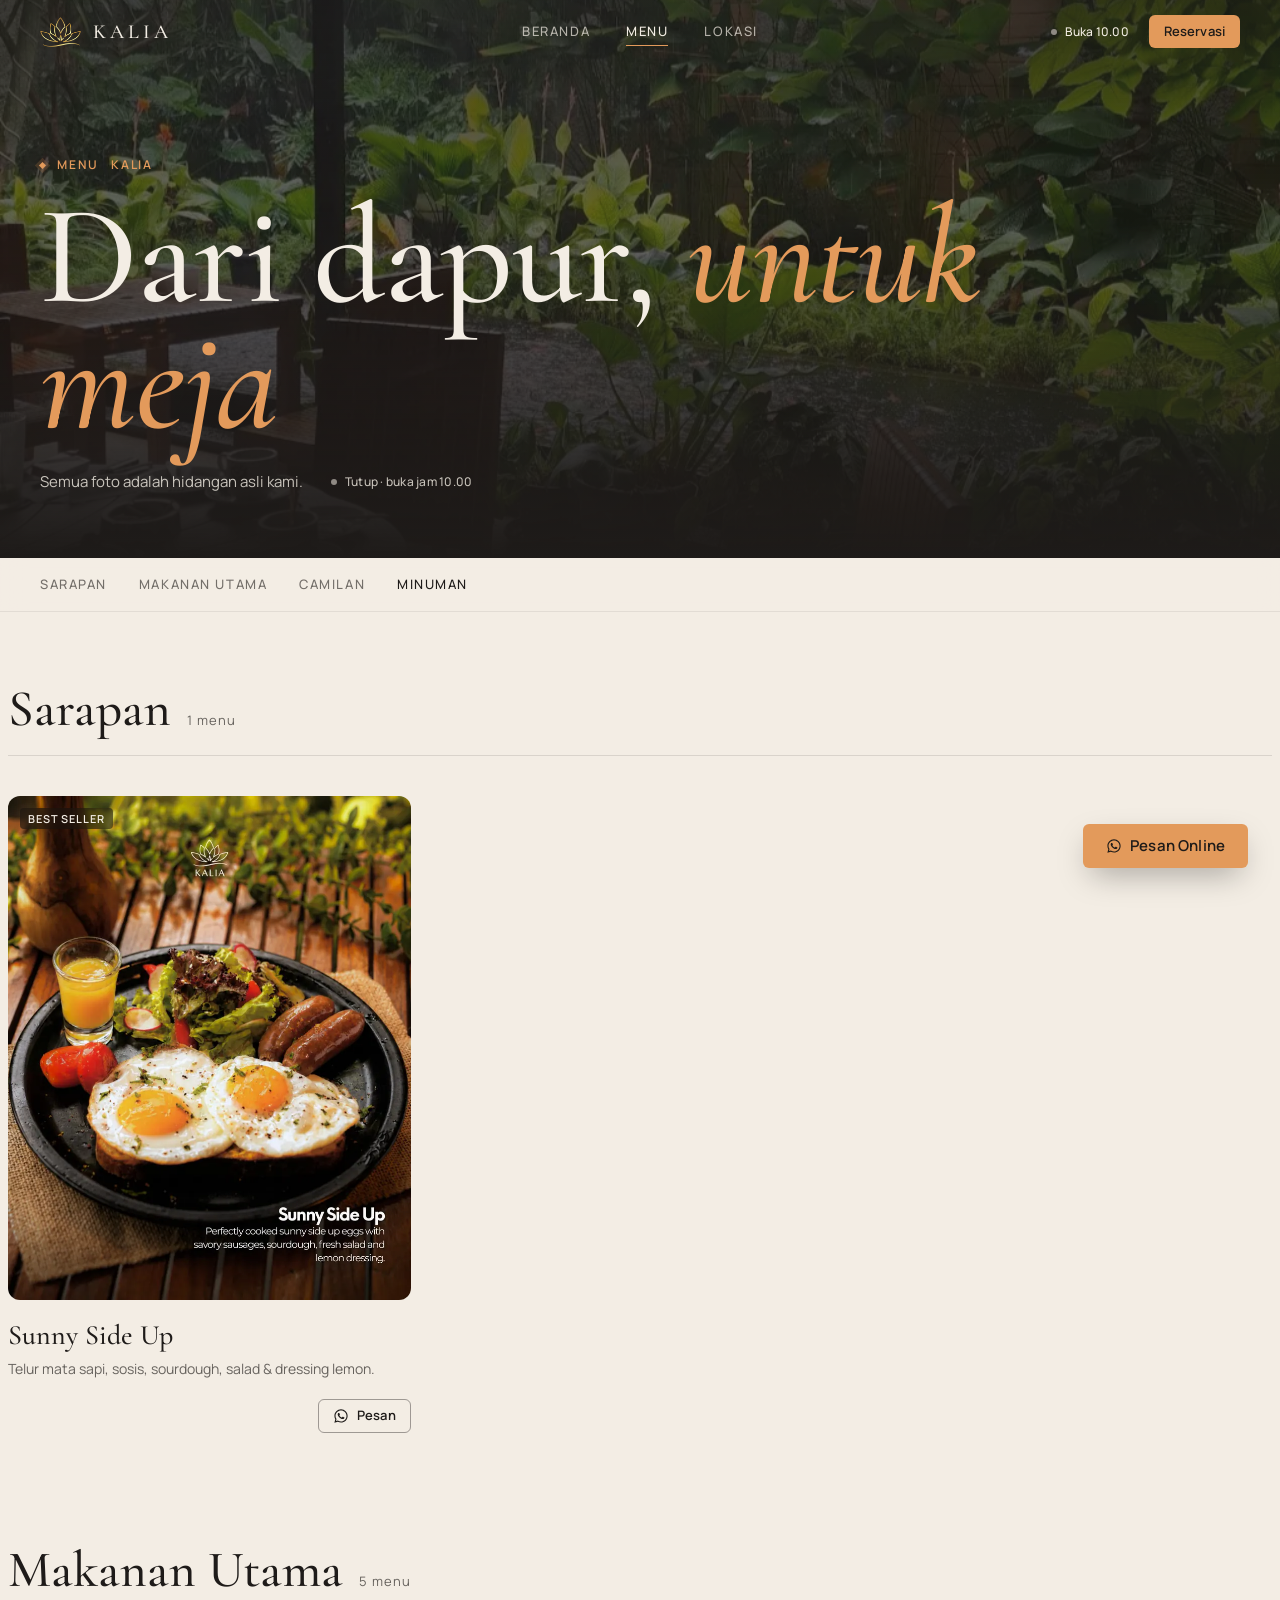
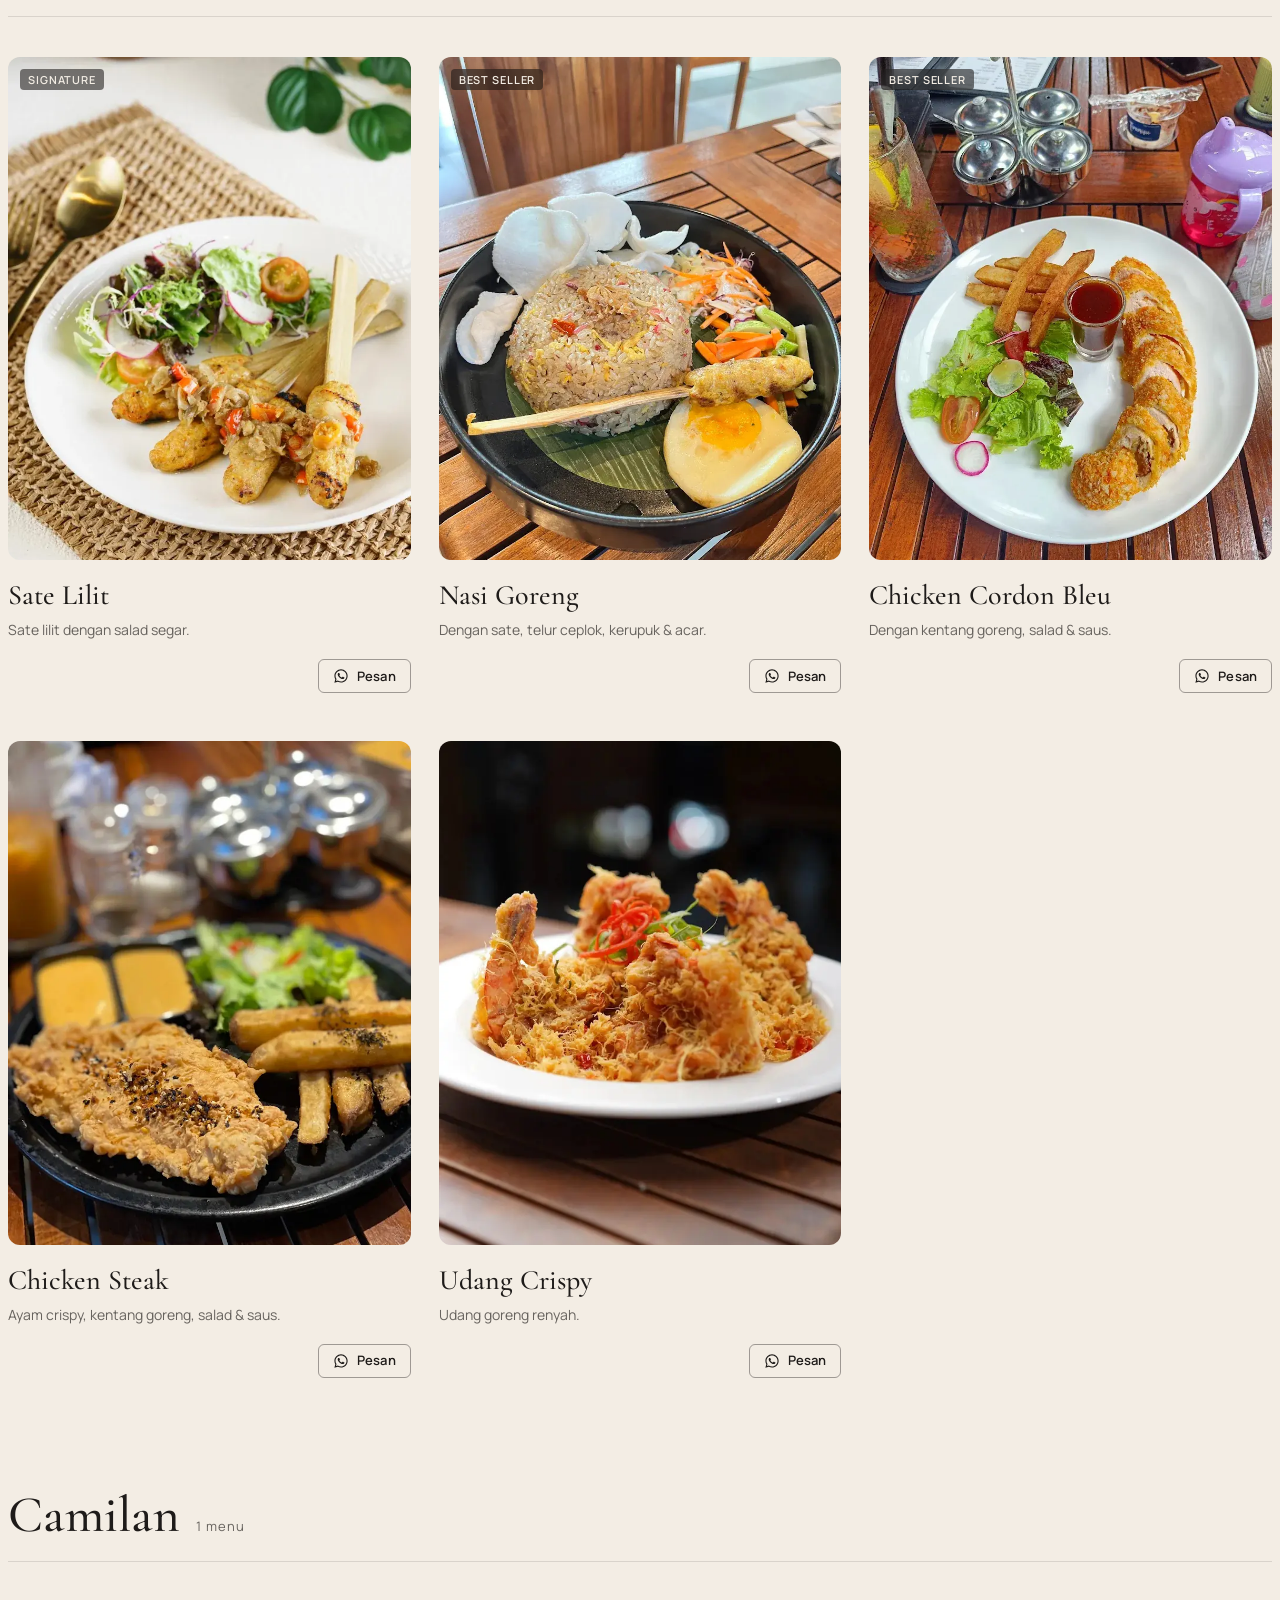
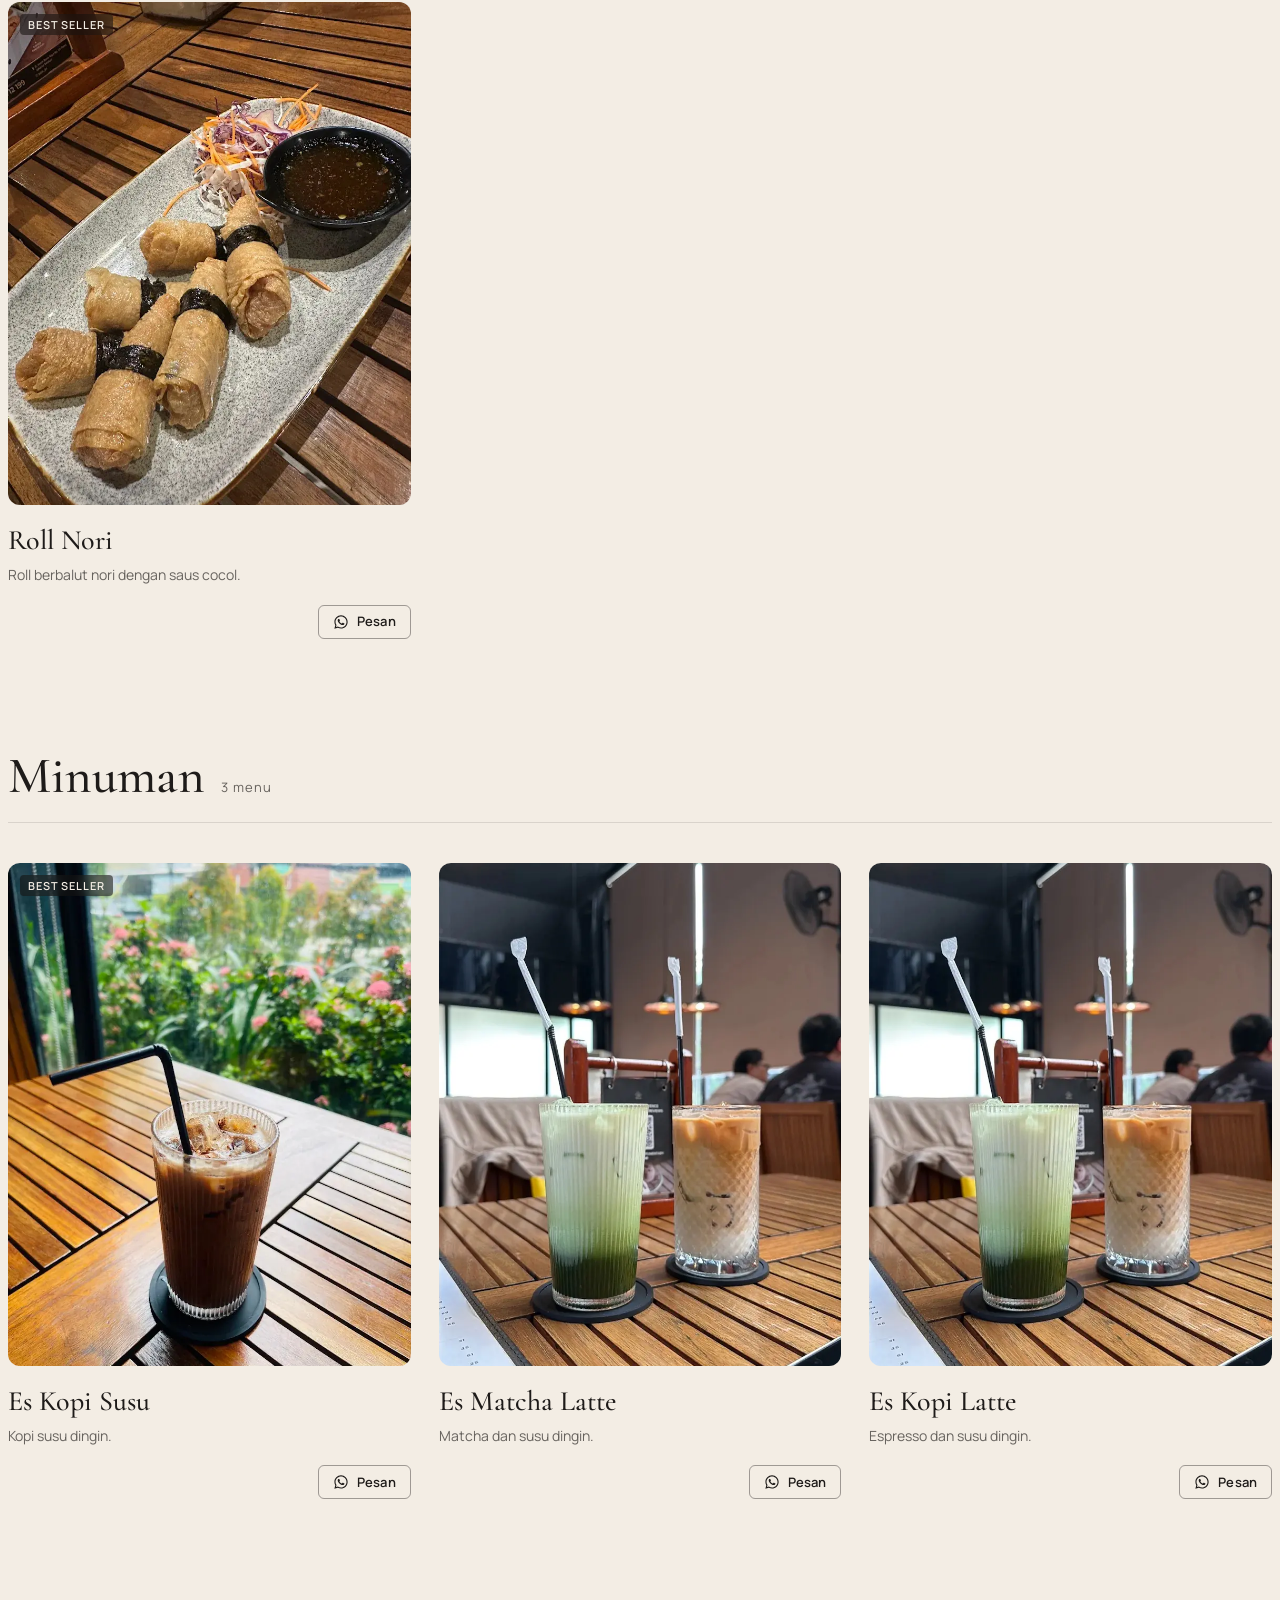
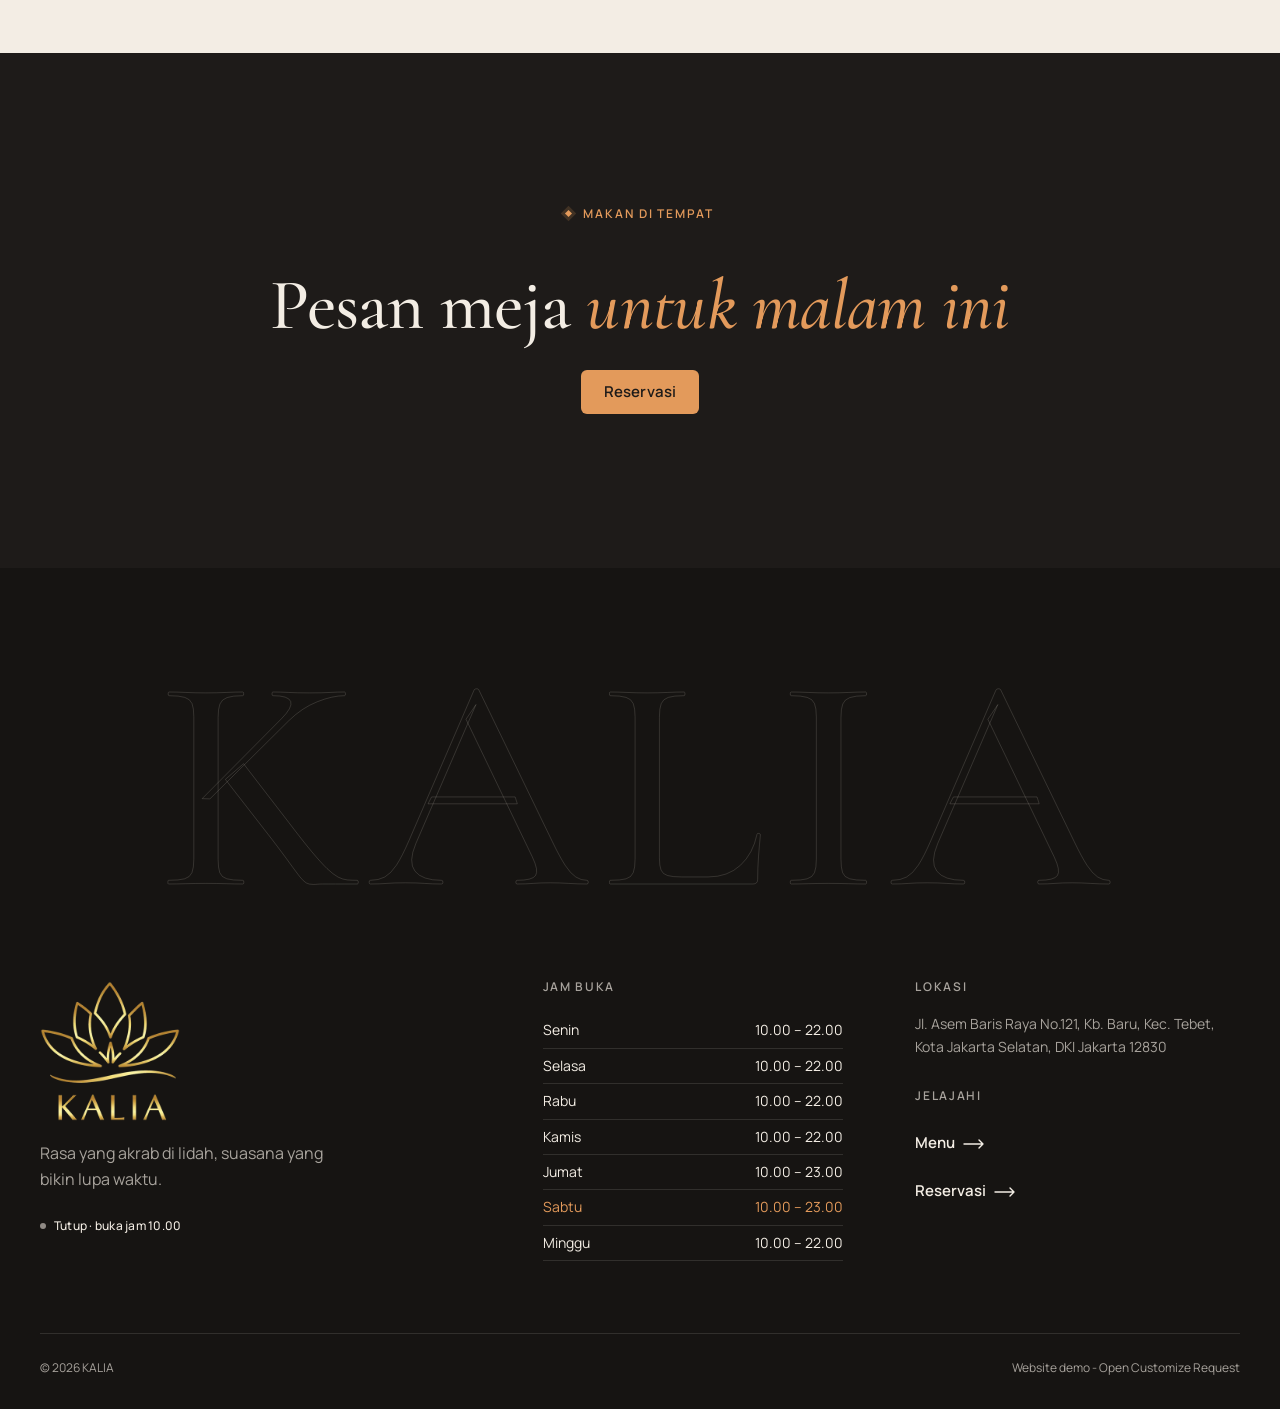
<file: menu.html>
<!doctype html>
<html lang="id">
<head>
  <meta charset="utf-8">
  <meta name="viewport" content="width=device-width, initial-scale=1, viewport-fit=cover">
  <title>Menu</title>
  <meta name="description" content="">
  <link rel="icon" type="image/png" href="assets/img/favicon.png">
  <script>document.documentElement.classList.add("js")</script>
  <link rel="preconnect" href="https://fonts.googleapis.com">
  <link rel="preconnect" href="https://fonts.gstatic.com" crossorigin>
  <link rel="stylesheet" href="css/styles.css">
  <script type="module" src="js/render.js"></script>
</head>
<body data-page="menu" class="theme-light">
  <a class="skip-link" href="#main">Lewati ke konten</a>
  <div class="progress-bar" aria-hidden="true"></div>
  <header class="nav" data-render="nav"></header>

  <main id="main">
    <header class="page-head theme-dark" data-nav-hero>
      <div class="page-head__bg" data-bind-bg="menuHeaderImage" data-parallax></div>
      <div class="wrap">
        <p class="eyebrow">Menu <span data-bind="name"></span></p>
        <h1 class="page-head__title">Dari dapur, <em>untuk meja</em></h1>
        <div class="page-head__meta">
          <span>Semua foto adalah hidangan asli kami.</span>
          <span class="badge" data-open-badge></span>
        </div>
      </div>
    </header>

    <nav class="tabs" aria-label="Kategori menu" data-nav-theme="light">
      <div class="wrap tabs__inner" data-render="menu-tabs"></div>
    </nav>

    <div class="wrap menu-body" data-nav-theme="light" data-render="menu"></div>

    <section class="menu-end theme-dark" aria-labelledby="end-title">
      <div class="wrap" style="display:grid;justify-items:center;gap:28px">
        <p class="eyebrow">Makan di tempat</p>
        <h2 class="section-title" id="end-title">Pesan meja <em>untuk malam ini</em></h2>
        <a class="btn btn--primary" href="reservasi.html" data-reserve>Reservasi</a>
      </div>
    </section>
  </main>

  <a class="btn btn--primary fab" href="index.html" data-order>Pesan Online</a>

  <footer class="footer" data-render="footer"></footer>

  <nav class="mobile-bar" aria-label="Aksi cepat">
    <a class="btn btn--primary" href="reservasi.html" data-reserve>Reservasi</a>
    <a class="btn btn--secondary" href="index.html" data-order>Pesan Online</a>
  </nav>
</body>
</html>
</file>
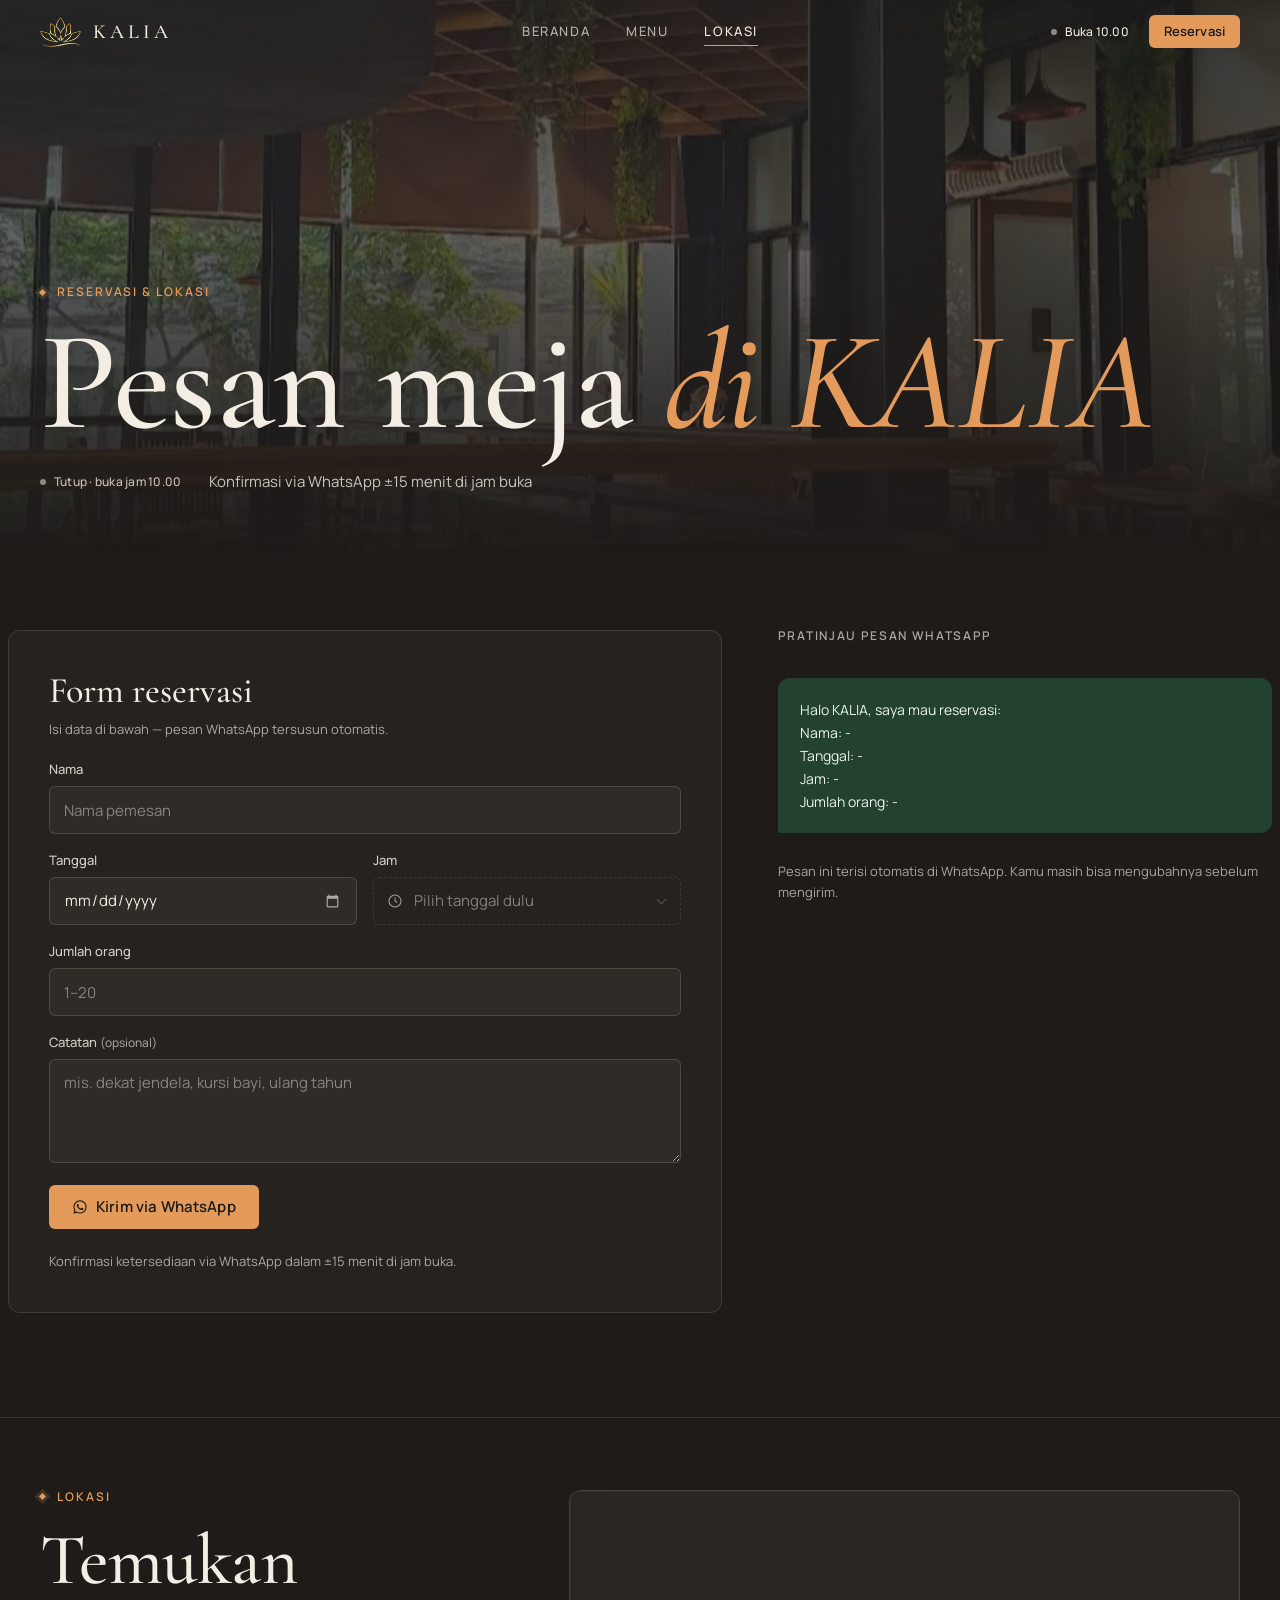
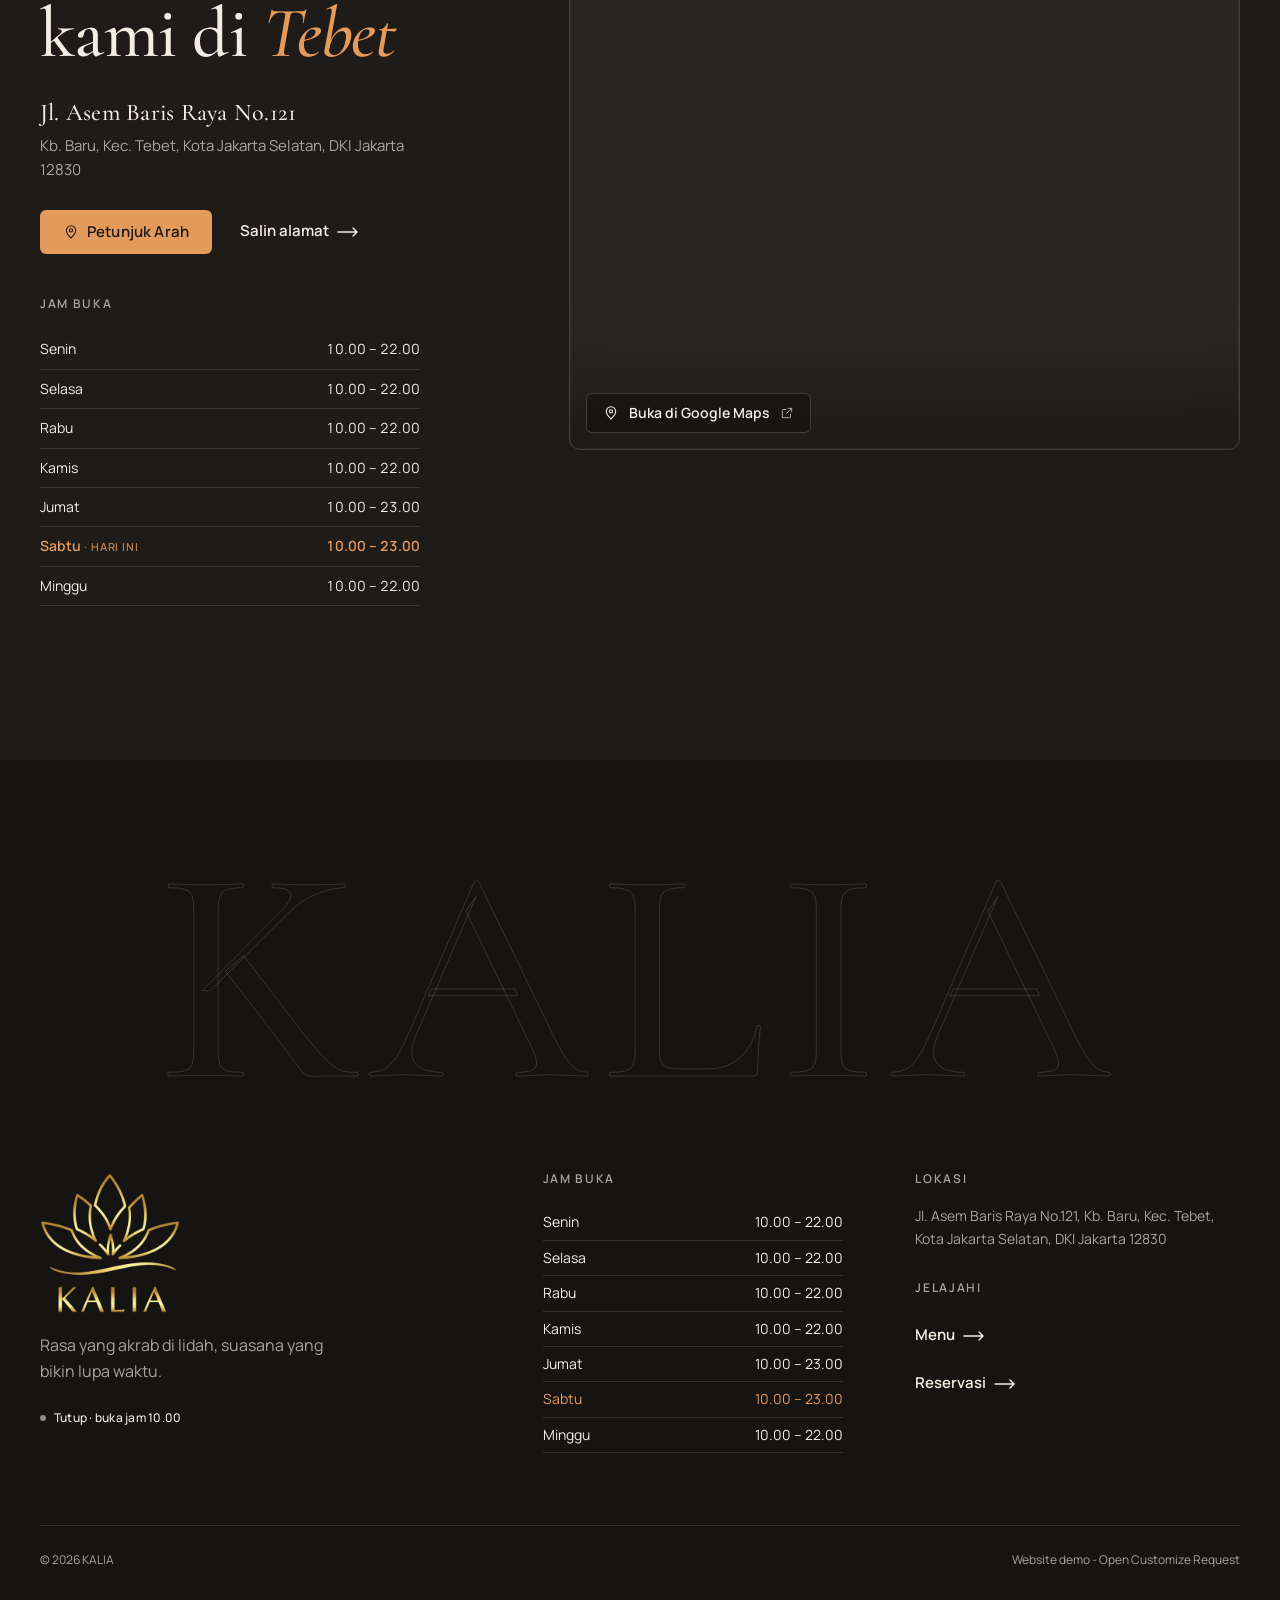
<file: reservasi.html>
<!doctype html>
<html lang="id">
<head>
  <meta charset="utf-8">
  <meta name="viewport" content="width=device-width, initial-scale=1, viewport-fit=cover">
  <title>Reservasi &amp; Lokasi</title>
  <meta name="description" content="">
  <link rel="icon" type="image/png" href="assets/img/favicon.png">
  <script>document.documentElement.classList.add("js")</script>
  <link rel="preconnect" href="https://fonts.googleapis.com">
  <link rel="preconnect" href="https://fonts.gstatic.com" crossorigin>
  <link rel="stylesheet" href="css/styles.css">
  <script type="module" src="js/render.js"></script>
  <script type="module" src="js/reservasi.js"></script>
</head>
<body data-page="reservasi" class="theme-dark">
  <a class="skip-link" href="#main">Lewati ke konten</a>
  <div class="progress-bar" aria-hidden="true"></div>
  <header class="nav" data-render="nav"></header>

  <main id="main">
    <header class="page-head theme-dark" data-nav-hero>
      <div class="page-head__bg" data-bind-bg="reservationImage" data-parallax></div>
      <div class="wrap">
        <p class="eyebrow">Reservasi &amp; Lokasi</p>
        <h1 class="page-head__title">Pesan meja <em>di <span data-bind="name"></span></em></h1>
        <div class="page-head__meta">
          <span class="badge" data-open-badge></span>
          <span>Konfirmasi via WhatsApp ±15 menit di jam buka</span>
        </div>
      </div>
    </header>

    <div class="wrap resv" id="reservasi">
      <form class="form panel" id="reservation-form" novalidate aria-labelledby="form-title">
        <div>
          <h2 id="form-title" class="resv__title">Form reservasi</h2>
          <p class="form__note">Isi data di bawah — pesan WhatsApp tersusun otomatis.</p>
        </div>
        <div class="form__grid">
          <div class="field field--full">
            <label for="r-name">Nama</label>
            <input id="r-name" name="name" autocomplete="name" placeholder="Nama pemesan" required aria-describedby="e-name">
            <span class="field__error" id="e-name" data-error-for="name" aria-live="polite"></span>
          </div>
          <div class="field">
            <label for="r-date">Tanggal</label>
            <input id="r-date" name="date" type="date" required aria-describedby="h-date e-date">
            <span class="field__hint" id="h-date" data-date-label></span>
            <span class="field__error" id="e-date" data-error-for="date" aria-live="polite"></span>
          </div>
          <div class="field">
            <label for="r-time">Jam</label>
            <div class="select" data-time-select>
              <select id="r-time" name="time" required aria-describedby="e-time"><option value="">Pilih tanggal dulu</option></select>
            </div>
            <span class="field__error" id="e-time" data-error-for="time" aria-live="polite"></span>
          </div>
          <div class="field field--full">
            <label for="r-pax">Jumlah orang</label>
            <input id="r-pax" name="pax" type="number" inputmode="numeric" min="1" required aria-describedby="e-pax">
            <span class="field__error" id="e-pax" data-error-for="pax" aria-live="polite"></span>
          </div>
          <div class="field field--full">
            <label for="r-note">Catatan <small>(opsional)</small></label>
            <textarea id="r-note" name="note" placeholder="mis. dekat jendela, kursi bayi, ulang tahun"></textarea>
          </div>
        </div>
        <button class="btn btn--primary form__submit" type="submit" data-wa-icon>Kirim via WhatsApp</button>
        <p class="form__note" data-confirm-note>Konfirmasi ketersediaan via WhatsApp dalam ±15 menit di jam buka.</p>
      </form>

      <aside class="preview" aria-labelledby="preview-title">
        <h2 id="preview-title" class="footer__h">Pratinjau pesan WhatsApp</h2>
        <pre id="wa-preview" aria-live="polite"></pre>
        <p class="form__note">Pesan ini terisi otomatis di WhatsApp. Kamu masih bisa mengubahnya sebelum mengirim.</p>
      </aside>
    </div>

    <!-- Lokasi: alamat + jam buka + peta (klik peta → Google Maps) -->
    <section class="location" id="lokasi" aria-labelledby="loc-title" data-render="location"></section>

    <div class="wrap info-grid">
      <section class="info-card" aria-labelledby="faq-title" data-render-section="faq">
        <h2 id="faq-title" class="footer__h">FAQ</h2>
        <div data-render="faq"></div>
      </section>
    </div>
  </main>

  <footer class="footer" data-render="footer"></footer>

  <nav class="mobile-bar" aria-label="Aksi cepat">
    <a class="btn btn--primary" href="#reservation-form" data-reserve>Reservasi</a>
    <a class="btn btn--secondary" href="menu.html" data-order>Pesan Online</a>
  </nav>
</body>
</html>
</file>
<file: css/styles.css>
/* ============================================================
   KALIA — design system (sama di 3 halaman). Mobile-first.
   Warna & font di-override dari config.js (render.js → applyTheme).
   ============================================================ */
:root {
  --bg: #1E1B19;
  --surface: #2A2622;
  --text: #F3EDE4;
  --accent: #E39A5B;
  --light: #F3EDE4;
  --ink: #1E1B19;
  --font-display: "Cormorant Garamond", Georgia, serif;
  --font-body: "Manrope", system-ui, sans-serif;

  --r-sm: 6px;          /* tombol, input */
  --r-lg: 12px;         /* kartu, foto, panel */
  --r-tag: 4px;         /* tag & badge */
  --wrap: 1200px;
  --gutter: 20px;
  --nav-h: 56px;
  --sp-section: clamp(88px, 12vw, 160px);
  --ease: cubic-bezier(.2, .7, .2, 1);
  --t-fast: 150ms;
  --wa: url("data:image/svg+xml,");
}
@media (min-width: 768px) { :root { --gutter: 32px; --nav-h: 64px; } }

/* ---------- tema per section ---------- */
/* .footer selalu gelap: variabelnya didefinisikan ulang agar tidak mewarisi tema krem halaman (mis. Menu) */
.theme-dark, body, .footer {
  --fg: var(--text);
  --muted: rgba(243, 237, 228, .66);
  --line: rgba(243, 237, 228, .12);
  --field-bg: rgba(255, 255, 255, .045);
  --field-border: rgba(243, 237, 228, .15);
  --error: #F2A196;
}
.theme-light {
  --fg: var(--ink);
  --muted: rgba(30, 27, 25, .66);
  --line: rgba(30, 27, 25, .12);
  --field-bg: #FBF8F3;
  --field-border: rgba(30, 27, 25, .15);
  --error: #B0463A;
  color: var(--fg);
  background: var(--light);
}
.theme-dark { color: var(--fg); background: var(--bg); }
/* Home beranimasi: warna latar diatur JS (transisi gelap ↔ krem), section transparan */
.is-cinematic main > .theme-light,
.is-cinematic main > .theme-dark { background: transparent; }

/* ---------- reset ---------- */
*, *::before, *::after { box-sizing: border-box; }
html { -webkit-text-size-adjust: 100%; }
html.lenis, html.lenis body { height: auto; }
.lenis.lenis-smooth { scroll-behavior: auto !important; }
body {
  margin: 0;
  background: var(--bg);
  color: var(--text);
  font: 400 16px/1.6 var(--font-body);
  -webkit-font-smoothing: antialiased;
  text-rendering: optimizeLegibility;
}
img, canvas, svg { display: block; max-width: 100%; }
a { color: inherit; }
button, input, select, textarea { font: inherit; color: inherit; }
h1, h2, h3, p, figure, blockquote, ul { margin: 0; }
ul { padding: 0; list-style: none; }
[hidden] { display: none !important; }
:focus-visible { outline: 2px solid var(--accent); outline-offset: 3px; border-radius: 2px; }

.sr-only {
  position: absolute; width: 1px; height: 1px; padding: 0; margin: -1px;
  overflow: hidden; clip: rect(0 0 0 0); white-space: nowrap; border: 0;
}
.skip-link {
  position: fixed; left: 16px; top: -60px; z-index: 100;
  background: var(--accent); color: var(--ink); padding: 10px 16px; border-radius: var(--r-sm);
  font-weight: 600; text-decoration: none; transition: top var(--t-fast);
}
.skip-link:focus { top: 12px; }

.wrap { width: 100%; max-width: calc(var(--wrap) + var(--gutter) * 2); margin: 0 auto; padding: 0 var(--gutter); }

/* ---------- tipografi ---------- */
.eyebrow {
  font: 600 12px/1.2 var(--font-body);
  letter-spacing: .16em; text-transform: uppercase;
  color: var(--accent);
  display: flex; align-items: center; gap: 12px;
  margin-bottom: 20px;
}
/* ornamen belah ketupat kecil (gaya label menu fine-dining), bukan garis */
.eyebrow::before {
  content: ""; width: 5px; height: 5px; flex: none;
  background: currentColor; transform: rotate(45deg);
  box-shadow: 0 0 0 3px color-mix(in srgb, currentColor 18%, transparent);
}
.theme-light .eyebrow { color: #A4602A; }  /* accent digelapkan → kontras di krem */
.section-title {
  font: 500 clamp(40px, 5.6vw, 76px)/1.02 var(--font-display);
  letter-spacing: -.01em;
  text-wrap: balance;
}
.section-title em { font-style: italic; color: var(--accent); }
.theme-light .section-title em { color: #A4602A; }
.lead { font-size: 17px; line-height: 1.7; color: var(--muted); max-width: 46ch; }

/* ============================================================
   TOMBOL — 3 varian × 2 ukuran. Tanpa pill. Radius 6px.
   ============================================================ */
.btn {
  --btn-bg: transparent;
  --btn-fg: currentColor;
  --btn-bd: transparent;
  position: relative;
  display: inline-flex; align-items: center; justify-content: center; gap: 8px;
  padding: 12px 22px; min-height: 44px;
  font: 600 15px/1.2 var(--font-body); letter-spacing: .01em;
  border-radius: var(--r-sm);
  border: 1px solid var(--btn-bd);
  background: var(--btn-bg); color: var(--btn-fg);
  text-decoration: none; white-space: nowrap; cursor: pointer;
  transition: transform var(--t-fast) var(--ease), background-color var(--t-fast), border-color var(--t-fast), color var(--t-fast);
}
.btn:hover { transform: translateY(-1px); }
.btn:active { transform: translateY(0); }
.btn:focus-visible { outline: 2px solid var(--accent); outline-offset: 3px; border-radius: var(--r-sm); }
.btn--primary { --btn-bg: var(--accent); --btn-fg: var(--ink); }
.btn--primary:hover { --btn-bg: color-mix(in srgb, var(--accent) 86%, #fff); }
.btn--secondary { --btn-bd: color-mix(in srgb, currentColor 40%, transparent); }
.btn--secondary:hover { --btn-bg: color-mix(in srgb, currentColor 8%, transparent); --btn-bd: color-mix(in srgb, currentColor 70%, transparent); }
.btn--sm { padding: 8px 14px; min-height: 0; font-size: 13px; }
/* target sentuh ≥ 44px tanpa membesarkan tampilan */
.btn--sm::after { content: ""; position: absolute; inset: -7px -4px; }
.btn .ico { width: 16px; height: 16px; flex: none; }

.link-arrow {
  display: inline-flex; align-items: center; gap: 8px;
  min-height: 44px; padding: 0;
  font: 600 15px/1.2 var(--font-body);
  color: inherit; text-decoration: none; background: none; border: 0; cursor: pointer;
}
.link-arrow > span:first-child {
  background: linear-gradient(currentColor, currentColor) 0 100% / 0 1px no-repeat;
  padding-bottom: 2px;
  transition: background-size var(--t-fast) var(--ease);
}
/* panah garis tipis (SVG mask, ikut currentColor) — menggantikan glyph "→" */
.link-arrow .arrow {
  width: 22px; height: 10px; flex: none;
  font-size: 0; overflow: hidden;
  background: currentColor;
  -webkit-mask: url("data:image/svg+xml,%3Csvg xmlns='http://www.w3.org/2000/svg' viewBox='0 0 22 10' fill='none' stroke='%23000' stroke-width='1.4' stroke-linecap='round' stroke-linejoin='round'%3E%3Cpath d='M1 5h19M16 1l4 4-4 4'/%3E%3C/svg%3E") center / contain no-repeat;
          mask: url("data:image/svg+xml,%3Csvg xmlns='http://www.w3.org/2000/svg' viewBox='0 0 22 10' fill='none' stroke='%23000' stroke-width='1.4' stroke-linecap='round' stroke-linejoin='round'%3E%3Cpath d='M1 5h19M16 1l4 4-4 4'/%3E%3C/svg%3E") center / contain no-repeat;
  transition: transform var(--t-fast) var(--ease);
}

.link-arrow:hover > span:first-child { background-size: 100% 1px; }
.link-arrow:hover .arrow { transform: translateX(4px); }

/* ---------- tag (pojok kiri atas foto) ---------- */
.tag {
  display: inline-block;
  padding: 5px 8px;
  border-radius: var(--r-tag);
  font: 600 11px/1 var(--font-body); letter-spacing: .08em; text-transform: uppercase;
  color: #F3EDE4;
  background: rgba(20, 17, 15, .55);
  -webkit-backdrop-filter: blur(8px); backdrop-filter: blur(8px);
}

/* ---------- badge buka / tutup ---------- */
.badge {
  display: inline-flex; align-items: center; gap: 8px;
  font: 500 12px/1.3 var(--font-body); letter-spacing: .02em;
  color: inherit;
}
.badge:empty { display: none; }
.badge::before {
  content: ""; width: 6px; height: 6px; border-radius: 50%; flex: none;
  background: #8F8A84;
}
.badge.is-open::before { background: #5BC27A; box-shadow: 0 0 0 3px rgba(91, 194, 122, .18); }

/* ============================================================
   NAV
   ============================================================ */
.progress-bar {
  position: fixed; top: 0; left: 0; right: 0; height: 2px; z-index: 80;
  background: var(--accent); transform-origin: 0 50%; transform: scaleX(0);
  pointer-events: none;
}
.nav {
  position: fixed; top: 0; left: 0; right: 0; z-index: 60;
  height: var(--nav-h);
  color: var(--text);
  border-bottom: 1px solid transparent;
  transition: background-color .3s, border-color .3s, color .3s, transform .35s var(--ease);
}
.nav__inner {
  height: 100%;
  display: grid; grid-template-columns: 1fr auto; align-items: center;
}
.nav__brand {
  font: 500 20px/1 var(--font-display);
  letter-spacing: .2em; text-decoration: none;
  padding: 12px 0; justify-self: start;
}
.nav__brand { display: inline-flex; align-items: center; gap: 12px; }
.nav__mark { height: 26px; width: auto; transition: filter .3s; }
@media (min-width: 768px) { .nav__mark { height: 30px; } }
/* emas logo terlalu pucat di atas krem → digelapkan sedikit */
.nav--on-light .nav__mark { filter: brightness(.68) saturate(1.3); }
.nav__links, .nav__right .badge, .nav__right .btn { display: none; }
.nav__right { display: flex; align-items: center; justify-content: flex-end; gap: 20px; }
.nav--solid {
  background: rgba(30, 27, 25, .8);
  -webkit-backdrop-filter: blur(12px); backdrop-filter: blur(12px);
  border-bottom-color: rgba(243, 237, 228, .08);
}
.nav--on-light { color: var(--ink); }
.nav--solid.nav--on-light { background: rgba(243, 237, 228, .8); border-bottom-color: rgba(30, 27, 25, .08); }
.nav--hidden { transform: translateY(-100%); }

.nav__burger {
  width: 44px; height: 44px; margin-right: -10px;
  display: grid; place-content: center; gap: 6px;
  background: none; border: 0; cursor: pointer; border-radius: var(--r-sm);
}
.nav__burger span { display: block; width: 22px; height: 1.5px; background: currentColor; }
.nav__burger span:last-child { width: 14px; justify-self: end; }

@media (min-width: 900px) {
  .nav__inner { grid-template-columns: 1fr auto 1fr; }
  .nav__links { display: flex; gap: 36px; }
  .nav__links a {
    position: relative; padding: 12px 0;
    font: 500 13px/1 var(--font-body); letter-spacing: .12em; text-transform: uppercase;
    text-decoration: none; opacity: .7; transition: opacity var(--t-fast);
  }
  .nav__links a:hover, .nav__links a[aria-current="page"] { opacity: 1; }
  .nav__links a[aria-current="page"]::after {
    content: ""; position: absolute; left: 0; right: 0; bottom: 4px; height: 1px; background: var(--accent);
  }
  .nav__right .badge, .nav__right .btn { display: inline-flex; }
  .nav__burger { display: none; }
}

/* overlay mobile */
.nav-overlay {
  position: fixed; inset: 0; z-index: 90;
  background: var(--bg); color: var(--text);
  display: flex; flex-direction: column;
  padding: 0 var(--gutter) calc(32px + env(safe-area-inset-bottom));
  opacity: 0; visibility: hidden;
  transition: opacity .3s var(--ease), visibility 0s linear .3s;
}
.nav-overlay.is-open { opacity: 1; visibility: visible; transition: opacity .3s var(--ease); }
.nav-overlay__top { height: var(--nav-h); display: flex; align-items: center; justify-content: space-between; }
.nav-overlay__close {
  width: 44px; height: 44px; margin-right: -10px; display: grid; place-items: center;
  background: none; border: 0; cursor: pointer; border-radius: var(--r-sm); font-size: 28px; line-height: 1;
}
.nav-overlay__links { margin-top: 6vh; display: grid; gap: 4px; }
.nav-overlay__links a {
  font: 500 clamp(44px, 13vw, 64px)/1.15 var(--font-display);
  text-decoration: none; display: flex; align-items: baseline; gap: 16px;
  transform: translateY(16px); opacity: 0;
  transition: transform .5s var(--ease), opacity .5s var(--ease);
}
.nav-overlay__links a small { font: 500 12px var(--font-body); letter-spacing: .12em; opacity: .5; }
.nav-overlay__links a[aria-current="page"] { color: var(--accent); }
.nav-overlay.is-open .nav-overlay__links a { transform: none; opacity: 1; }
.nav-overlay.is-open .nav-overlay__links a:nth-child(2) { transition-delay: .05s; }
.nav-overlay.is-open .nav-overlay__links a:nth-child(3) { transition-delay: .1s; }
.nav-overlay__foot { margin-top: auto; display: grid; gap: 24px; }
.nav-overlay__hours { display: grid; gap: 6px; font-size: 14px; color: rgba(243, 237, 228, .7); }
.nav-overlay__hours li { display: flex; justify-content: space-between; max-width: 320px; }
.nav-overlay__hours .is-today { color: var(--text); font-weight: 600; }
.nav-overlay .btn { align-self: flex-start; }

/* ============================================================
   PRELOADER
   ============================================================ */
.preloader {
  position: fixed; inset: 0; z-index: 120;
  display: grid; place-content: center; justify-items: center; gap: 22px;
  background: var(--bg); color: var(--text);
  transition: opacity .6s var(--ease), visibility 0s linear .6s;
}
.preloader.is-done { opacity: 0; visibility: hidden; }
.preloader__logo { font: 500 28px/1 var(--font-display); letter-spacing: .3em; padding-left: .3em; }
.preloader__bar { width: 140px; height: 1px; background: rgba(243, 237, 228, .15); overflow: hidden; }
.preloader__bar span { display: block; height: 100%; background: var(--accent); transform-origin: 0 50%; transform: scaleX(0); transition: transform .2s; }
html:not(.js) .preloader { display: none; }

/* ============================================================
   HOME · 1 HERO
   ============================================================ */
.scene { position: relative; }
.scene__stage { position: relative; height: 100vh; height: 100svh; overflow: hidden; }
.hero { color: var(--text); background: var(--bg); }
.hero__media { position: absolute; inset: 0; will-change: transform; }
.hero__media img, .hero__media canvas { position: absolute; inset: 0; width: 100%; height: 100%; object-fit: cover; }
.scene--frames.is-drawn .scene__poster { visibility: hidden; }
.hero__scrim {
  position: absolute; inset: 0; pointer-events: none;
  background:
    linear-gradient(180deg, rgba(20, 17, 15, .72) 0%, rgba(20, 17, 15, .08) 28%, rgba(20, 17, 15, .1) 52%, rgba(20, 17, 15, .88) 88%, #1E1B19 100%),
    radial-gradient(120% 70% at 50% 45%, transparent 40%, rgba(20, 17, 15, .45) 100%);
}
.hero__fade { position: absolute; inset: 0; background: var(--bg); opacity: 0; pointer-events: none; }
.hero__title {
  position: absolute; left: 0; right: 0; top: 30%;
  text-align: center;
  font: 500 clamp(96px, 18vw, 300px)/.82 var(--font-display);
  letter-spacing: .04em; padding-left: .04em;
  color: var(--text);
  text-shadow: 0 6px 60px rgba(0, 0, 0, .45);
  pointer-events: none; will-change: transform, opacity;
}
.hero__front {
  position: absolute; left: 0; right: 0; bottom: 0;
  padding-bottom: clamp(32px, 7vh, 72px);
}
.hero__front .wrap { display: flex; align-items: flex-end; justify-content: space-between; gap: 32px; }
.hero__copy { max-width: 520px; }
.hero__copy .badge { margin-bottom: 16px; }
.hero__tagline { font: 400 clamp(17px, 1.5vw, 20px)/1.55 var(--font-body); color: rgba(243, 237, 228, .86); margin-bottom: 28px; max-width: 40ch; }
.hero__ctas { display: flex; flex-wrap: wrap; gap: 12px; }
.scroll-hint {
  display: none;
  font: 500 12px/1 var(--font-body); letter-spacing: .14em; text-transform: uppercase; opacity: .7;
  writing-mode: vertical-rl; padding-bottom: 6px;
}
.scroll-hint::after { content: ""; display: block; width: 1px; height: 48px; margin: 12px auto 0; background: currentColor; animation: hint 2s var(--ease) infinite; transform-origin: top; }
@keyframes hint { 0% { transform: scaleY(0); } 50% { transform: scaleY(1); transform-origin: top; } 51% { transform-origin: bottom; } 100% { transform: scaleY(0); transform-origin: bottom; } }
@media (min-width: 768px) {
  .hero__title { top: 26%; }
  .scroll-hint { display: block; }
}

/* ============================================================
   HOME · 2 SIGNATURE (piring turun di depan judul raksasa)
   ============================================================ */
.signature { background: var(--bg); color: var(--text); }
.signature__giant {
  position: absolute; left: 0; right: 0; top: 24%;
  text-align: center; pointer-events: none;
  font: 500 clamp(110px, 26vw, 400px)/.8 var(--font-display);
  letter-spacing: .04em; padding-left: .04em;
  color: var(--light);
}
.signature__giant span { display: block; }
.signature__giant .outline { color: transparent; -webkit-text-stroke: 1px rgba(243, 237, 228, .22); margin-top: .02em; }
.signature__media {
  position: absolute; left: 50%; top: 20%;
  width: 94vw; aspect-ratio: 5 / 4;
  transform: translateX(-50%);
}
.signature__media img, .signature__media canvas { position: absolute; inset: 0; width: 100%; height: 100%; object-fit: contain; }
.signature__copy {
  position: absolute; left: 0; right: 0; bottom: 0;
  padding-bottom: clamp(28px, 6vh, 64px);
}
.signature__copy .wrap { display: grid; gap: 20px; }
.signature__name { font: 500 clamp(44px, 5vw, 72px)/1 var(--font-display); }
.signature__desc { color: var(--muted); max-width: 38ch; font-size: 15px; }
.signature__price { font: 500 22px/1 var(--font-display); color: var(--accent); }
.signature__actions { display: flex; flex-wrap: wrap; align-items: center; gap: 12px 24px; }
@media (min-width: 768px) {
  .signature__giant { top: 50%; transform: translateY(-58%); font-size: clamp(160px, 21vw, 340px); }
  .signature__media { top: 50%; width: min(64vw, 150vh); aspect-ratio: 16 / 9; transform: translate(-50%, -47%); }
  .signature__copy .wrap { grid-template-columns: 1fr 1fr; align-items: end; }
  .signature__right { justify-self: end; text-align: left; max-width: 320px; }
}
@media (max-width: 767px) {
  .signature__giant { top: 23%; }
}

/* ============================================================
   HOME · 3 STORY (parallax 3 layer, krem)
   ============================================================ */
.story { position: relative; padding: var(--sp-section) 0; overflow: hidden; }
.story__grid { display: grid; gap: 56px; align-items: center; }
.story__imgs { position: relative; min-height: 120vw; }
/* figure = parallax scroll (GSAP) · .story__tilt = efek hover (CSS var dari JS) · img = parallax dalam + zoom */
.story__img { position: absolute; margin: 0; z-index: 1; }
.story__img--a { left: 0; top: 0; width: 78%; aspect-ratio: 4 / 5; }
.story__img--b { right: 0; bottom: 0; width: 52%; aspect-ratio: 3 / 4; z-index: 2; }
.story__tilt {
  --rx: 0deg; --ry: 0deg; --mx: 50%; --my: 50%;
  position: relative; width: 100%; height: 100%;
  overflow: hidden; border-radius: var(--r-lg);
  transform: perspective(1000px) rotateX(var(--rx)) rotateY(var(--ry));
  transition: transform .6s var(--ease), box-shadow .6s var(--ease), filter .5s var(--ease);
  will-change: transform;
}
.story__img--b .story__tilt { box-shadow: 0 30px 60px -20px rgba(30, 27, 25, .35); }
.story__tilt img {
  width: 100%; height: 118%; object-fit: cover;
  scale: 1; transition: scale 1.1s var(--ease), filter .6s var(--ease);
}
/* kilau cahaya mengikuti kursor */
.story__tilt::after {
  content: ""; position: absolute; inset: 0; pointer-events: none; opacity: 0;
  background: radial-gradient(420px circle at var(--mx) var(--my), rgba(255, 244, 228, .28), transparent 60%);
  mix-blend-mode: soft-light; transition: opacity .5s var(--ease);
}
@media (hover: hover) and (pointer: fine) {
  .story__img.is-hover { z-index: 3; }
  .story__img.is-hover .story__tilt {
    box-shadow: 0 40px 80px -24px rgba(30, 27, 25, .45);
    transition: transform .15s linear, box-shadow .6s var(--ease), filter .5s var(--ease);
  }
  .story__img.is-hover .story__tilt img { scale: 1.06; filter: saturate(1.08) contrast(1.03); }
  .story__img.is-hover .story__tilt::after { opacity: 1; }
  /* foto lain sedikit meredup → fokus ke foto yang di-hover */
  .story__imgs:has(.is-hover) .story__img:not(.is-hover) .story__tilt { filter: saturate(.7) brightness(.92); }
}
.story__copy p:not(.eyebrow) { margin-top: 24px; }
.story__word {
  position: absolute; right: -2vw; top: 6%;
  font: italic 500 clamp(120px, 20vw, 300px)/1 var(--font-display);
  color: transparent; -webkit-text-stroke: 1px rgba(30, 27, 25, .12);
  pointer-events: none; white-space: nowrap;
}
.stats { display: flex; flex-wrap: wrap; gap: 40px; margin-top: 40px; padding-top: 28px; border-top: 1px solid var(--line); }
.stat__value { display: block; font: 500 44px/1 var(--font-display); }
.stat__label { font-size: 13px; color: var(--muted); }
@media (min-width: 900px) {
  .story__grid { grid-template-columns: 1.1fr .9fr; gap: 96px; }
  .story__imgs { min-height: 640px; }
}

/* ============================================================
   KARTU MENU (best seller & halaman menu)
   ============================================================ */
.best { padding: var(--sp-section) 0 calc(var(--sp-section) * .7); }
.section-head { display: flex; flex-wrap: wrap; align-items: flex-end; justify-content: space-between; gap: 16px 32px; margin-bottom: 56px; }
.card-grid { display: grid; gap: 48px 28px; grid-template-columns: 1fr; }
/* HP ≥ 360px: 2 kolom ringkas supaya Home tidak terlalu panjang */
@media (min-width: 360px) and (max-width: 599px) {
  .card-grid { grid-template-columns: repeat(2, 1fr); gap: 32px 12px; }
  .card__body { padding-top: 12px; }
  .card__title { font-size: 21px; }
  .card__desc { font-size: 13px; }
  .card__media .tag { left: 8px; top: 8px; }
  .card__foot { padding-top: 12px; }
}
@media (min-width: 600px) { .card-grid { grid-template-columns: repeat(2, 1fr); } }
@media (min-width: 1000px) { .card-grid { grid-template-columns: repeat(3, 1fr); } }

.card { display: flex; flex-direction: column; min-width: 0; }
.card__media {
  position: relative; overflow: hidden; border-radius: var(--r-lg);
  aspect-ratio: 4 / 5; background: rgba(30, 27, 25, .06);
}
.card__media img { width: 100%; height: 100%; object-fit: cover; transition: transform .8s var(--ease); }
.card:hover .card__media img { transform: scale(1.04); }
.card__media .tag { position: absolute; left: 12px; top: 12px; }
.card__body { display: flex; flex-direction: column; flex: 1; padding-top: 20px; }
.card__title { font: 500 28px/1.1 var(--font-display); }
.card__desc { margin-top: 8px; font-size: 14px; color: var(--muted); white-space: nowrap; overflow: hidden; text-overflow: ellipsis; }
.card__foot {
  margin-top: auto; padding-top: 18px;
  display: flex; align-items: center; justify-content: space-between; gap: 12px;
}
.card__foot .btn { margin-left: auto; }
.price { font: 600 16px/1 var(--font-body); letter-spacing: .01em; }

/* reveal */
.js-reveal .reveal { opacity: 0; transform: translateY(28px); transition: opacity .8s var(--ease), transform .8s var(--ease); }
.js-reveal .reveal.is-in { opacity: 1; transform: none; }

/* ============================================================
   HOME · 5 SOCIAL PROOF
   ============================================================ */
.social { padding: calc(var(--sp-section) * .5) 0 var(--sp-section); overflow: hidden; }
.social__head { margin-bottom: 48px; }
.marquee {
  overflow: hidden; margin-bottom: 72px; touch-action: pan-y; cursor: grab;
  mask-image: linear-gradient(90deg, transparent, #000 6%, #000 94%, transparent);
}
.marquee.is-dragging { cursor: grabbing; }
.marquee__track { display: flex; gap: 16px; width: max-content; will-change: transform; }
.marquee img { -webkit-user-drag: none; user-select: none; pointer-events: none; }
/* tanpa JS: animasi CSS biasa */
html:not(.marquee-js) .marquee__track { animation: marquee 48s linear infinite; }
.social__head { display: flex; flex-wrap: wrap; align-items: flex-end; justify-content: space-between; gap: 24px 32px; }
/* tombol ‹ › di atas foto: samar saat diam, jelas saat hover/fokus/klik */
.gallery { position: relative; margin-bottom: 72px; }
.gallery .marquee { margin-bottom: 0; }
.gallery__btn {
  position: absolute; top: 50%; z-index: 2;
  width: 48px; height: 48px; padding: 0;
  display: grid; place-items: center;
  border-radius: var(--r-sm);
  border: 1px solid rgba(243, 237, 228, .28);
  background: rgba(20, 17, 15, .28);
  -webkit-backdrop-filter: blur(10px); backdrop-filter: blur(10px);
  color: #F3EDE4; cursor: pointer;
  opacity: .55; transform: translateY(-50%);
  transition: opacity var(--t-fast), background-color var(--t-fast), border-color var(--t-fast), transform var(--t-fast) var(--ease);
}
.gallery__btn svg { width: 20px; height: 20px; }
.gallery__btn--prev { left: max(var(--gutter), calc((100vw - var(--wrap)) / 2)); }
.gallery__btn--next { right: max(var(--gutter), calc((100vw - var(--wrap)) / 2)); }
.gallery:hover .gallery__btn { opacity: .85; }
.gallery__btn:hover, .gallery__btn:focus-visible {
  opacity: 1; background: rgba(20, 17, 15, .62); border-color: rgba(243, 237, 228, .55);
  transform: translateY(calc(-50% - 1px));
}
.gallery__btn:active { opacity: 1; background: rgba(20, 17, 15, .78); transform: translateY(-50%) scale(.96); }
.gallery__btn:focus-visible { outline: 2px solid var(--accent); outline-offset: 3px; }
@media (hover: none) { .gallery__btn { opacity: .75; width: 44px; height: 44px; } }
.marquee img { width: clamp(180px, 22vw, 300px); height: auto; aspect-ratio: 3 / 4; object-fit: cover; border-radius: var(--r-lg); }
.marquee img:nth-child(even) { margin-top: 40px; }
@keyframes marquee { to { transform: translateX(-50%); } }
.reviews { display: grid; gap: 24px; }
@media (min-width: 900px) { .reviews { grid-template-columns: repeat(3, 1fr); } }
.review { padding: 32px; border-radius: var(--r-lg); border: 1px solid var(--line); }
.review__stars { color: #A4602A; letter-spacing: .2em; font-size: 14px; }
.review blockquote { margin: 16px 0 20px; font: 500 22px/1.35 var(--font-display); }
.review figcaption { font-size: 13px; color: var(--muted); }
.rating { margin-top: 12px; color: var(--muted); }

/* ============================================================
   FORM
   ============================================================ */
.form { display: grid; gap: 22px; }
.form__grid { display: grid; gap: 18px 16px; }
@media (min-width: 600px) { .form__grid { grid-template-columns: 1fr 1fr; } .field--full { grid-column: 1 / -1; } }
.field { display: grid; gap: 8px; align-content: start; }
.field label { font: 500 13px/1.3 var(--font-body); color: var(--fg); opacity: .85; }
.field label small { opacity: .7; font-size: 12px; }
.input, .field input, .field select, .field textarea {
  width: 100%; height: 48px; padding: 0 14px;
  border-radius: var(--r-sm);
  border: 1px solid var(--field-border);
  background: var(--field-bg); color: var(--fg);
  font-size: 15px;
  transition: border-color var(--t-fast), box-shadow var(--t-fast);
  -webkit-appearance: none; appearance: none;
}
.field textarea { height: auto; min-height: 104px; padding: 12px 14px; resize: vertical; line-height: 1.5; }
.field input::placeholder, .field textarea::placeholder { color: var(--muted); opacity: .7; }
.field input:hover, .field select:hover:not(:disabled), .field textarea:hover { border-color: color-mix(in srgb, var(--fg) 30%, transparent); }
.field input:focus, .field select:focus, .field textarea:focus {
  outline: none; border-color: var(--accent);
  box-shadow: 0 0 0 3px color-mix(in srgb, var(--accent) 28%, transparent);
}
.field [aria-invalid="true"] { border-color: var(--error); }
.field input[type="date"] { color-scheme: dark; }
.theme-light .field input[type="date"] { color-scheme: light; }
.field input[type="date"]::-webkit-calendar-picker-indicator { opacity: .6; cursor: pointer; }
.select { position: relative; }
.select select { padding-left: 40px; padding-right: 36px; cursor: pointer; }
.select select option { color: #1E1B19; }
.select .ico-clock { position: absolute; left: 14px; top: 50%; width: 16px; height: 16px; transform: translateY(-50%); opacity: .6; pointer-events: none; }
.select::after {
  content: ""; position: absolute; right: 16px; top: 50%; width: 7px; height: 7px; margin-top: -5px;
  border-right: 1.5px solid currentColor; border-bottom: 1.5px solid currentColor; transform: rotate(45deg); opacity: .6; pointer-events: none;
}
.select select:disabled { cursor: not-allowed; color: var(--muted); border-style: dashed; background: transparent; }
.select:has(select:disabled)::after { opacity: .25; }
.field__hint { font-size: 13px; color: var(--accent); min-height: 0; }
.field__hint:empty { display: none; }
.theme-light .field__hint { color: #A4602A; }
.field__error { font-size: 13px; color: var(--error); line-height: 1.4; }
.field__error:empty { display: none; }
.field__error a { color: inherit; }
.form__submit { justify-self: start; }
.form__note { font-size: 13px; color: var(--muted); display: flex; gap: 8px; align-items: flex-start; }
.form__note .ico { width: 14px; height: 14px; margin-top: 3px; flex: none; opacity: .8; }
@media (max-width: 599px) { .form__submit { justify-self: stretch; } }

/* ============================================================
   HOME · 6 CTA RESERVASI
   ============================================================ */
.cta { position: relative; overflow: hidden; padding: var(--sp-section) 0; }
.cta__bg {
  position: absolute; inset: -12% 0; background: center / cover no-repeat;
  opacity: .32; will-change: transform;
}
.cta__bg::after { content: ""; position: absolute; inset: 0; background: linear-gradient(90deg, var(--bg) 8%, rgba(30, 27, 25, .55) 60%, rgba(30, 27, 25, .8)); }
.cta__inner { position: relative; display: grid; gap: 48px; align-items: center; }
.cta__copy .lead { margin-top: 24px; }
.cta__copy .badge { margin-top: 28px; }
.panel {
  padding: clamp(24px, 4vw, 40px);
  border-radius: var(--r-lg);
  background: rgba(42, 38, 34, .72);
  -webkit-backdrop-filter: blur(16px); backdrop-filter: blur(16px);
  border: 1px solid var(--line);
}
@media (min-width: 900px) { .cta__inner { grid-template-columns: 1fr minmax(0, 520px); gap: 80px; } }

/* ============================================================
   FOOTER
   ============================================================ */
.footer { background: #161412; color: var(--text); position: relative; overflow: hidden; padding: 96px 0 calc(32px + env(safe-area-inset-bottom)); }
.footer__word {
  font: 500 clamp(96px, 24vw, 360px)/.8 var(--font-display); letter-spacing: .04em;
  color: transparent; -webkit-text-stroke: 1px rgba(243, 237, 228, .14);
  text-align: center; margin: 0 0 72px; user-select: none;
}
.footer__inner { display: grid; gap: 48px; }
@media (min-width: 768px) { .footer__inner { grid-template-columns: 1.4fr 1fr 1fr; } }
.footer__brand p { color: var(--muted); margin: 12px 0 18px; max-width: 32ch; }
.footer__logo-img { width: 140px; height: auto; display: block; margin-bottom: 20px; }
.footer__logo { font: 500 24px/1 var(--font-display) !important; letter-spacing: .2em; color: var(--text) !important; margin: 0 !important; }
.footer__h { font: 600 12px/1 var(--font-body); letter-spacing: .14em; text-transform: uppercase; color: var(--muted); margin-bottom: 20px; }
.footer__hours li { display: flex; justify-content: space-between; gap: 16px; padding: 6px 0; font-size: 14px; border-bottom: 1px solid var(--line); max-width: 300px; }
.footer__hours .is-today { color: var(--accent); }
.footer__col p { color: var(--muted); font-size: 14px; }
.footer__links { display: grid; gap: 4px; }
.footer__bottom { margin-top: 72px; padding-top: 24px; border-top: 1px solid var(--line); display: flex; flex-wrap: wrap; justify-content: space-between; gap: 8px; font-size: 12px; color: var(--muted); }
.map { margin-top: 20px; border-radius: var(--r-lg); overflow: hidden; aspect-ratio: 16 / 10; }
.map iframe { width: 100%; height: 100%; border: 0; }

/* ============================================================
   MOBILE STICKY BAR & FAB
   ============================================================ */
.mobile-bar {
  position: fixed; left: 0; right: 0; bottom: 0; z-index: 55;
  display: grid; grid-template-columns: 1fr 1fr; gap: 10px;
  padding: 10px var(--gutter) calc(10px + env(safe-area-inset-bottom));
  background: rgba(30, 27, 25, .86);
  -webkit-backdrop-filter: blur(12px); backdrop-filter: blur(12px);
  border-top: 1px solid rgba(243, 237, 228, .08);
  color: var(--text);
  transform: translateY(110%); transition: transform .35s var(--ease);
}
.mobile-bar.is-visible { transform: none; }
@media (min-width: 900px) { .mobile-bar { display: none; } }
@media (max-width: 899px) { body { padding-bottom: 72px; } }
.fab { position: fixed; right: 32px; bottom: 32px; z-index: 50; box-shadow: 0 12px 32px -8px rgba(0, 0, 0, .35); transition: opacity .3s, transform .3s var(--ease); }
.fab.is-hidden { opacity: 0; visibility: hidden; transform: translateY(12px); pointer-events: none; transition: opacity .3s, transform .3s var(--ease), visibility 0s linear .3s; }
@media (max-width: 899px) { .fab { display: none; } }

/* ============================================================
   HALAMAN MENU & RESERVASI — header pendek
   ============================================================ */
.page-head {
  position: relative; overflow: hidden;
  min-height: 62vh; display: flex; align-items: flex-end;
  padding: calc(var(--nav-h) + 80px) 0 64px;
  background: var(--bg); color: var(--text);
}
.page-head__bg { position: absolute; inset: -10% 0 0; background: center / cover no-repeat; opacity: .42; will-change: transform; }
.page-head::after { content: ""; position: absolute; inset: 0; background: linear-gradient(180deg, rgba(30, 27, 25, .55), rgba(30, 27, 25, .2) 40%, var(--bg)); }
.page-head .wrap { position: relative; z-index: 1; }
.page-head__title { font: 500 clamp(64px, 11vw, 168px)/.9 var(--font-display); letter-spacing: -.01em; }
.page-head__title em { font-style: italic; color: var(--accent); }
.page-head__meta { margin-top: 24px; display: flex; flex-wrap: wrap; gap: 12px 28px; align-items: center; color: rgba(243, 237, 228, .8); font-size: 15px; }

/* tab kategori sticky (gaya = link nav) */
.tabs {
  position: sticky; top: var(--nav-h); z-index: 40;
  background: rgba(243, 237, 228, .9);
  -webkit-backdrop-filter: blur(12px); backdrop-filter: blur(12px);
  border-bottom: 1px solid rgba(30, 27, 25, .08);
  transition: top .35s var(--ease);
}
.nav-is-hidden .tabs { top: 0; }
.tabs__inner { display: flex; gap: 32px; overflow-x: auto; scrollbar-width: none; }
.tabs__inner::-webkit-scrollbar { display: none; }
.tab {
  position: relative; flex: none; padding: 20px 0;
  font: 500 13px/1 var(--font-body); letter-spacing: .12em; text-transform: uppercase;
  text-decoration: none; opacity: .6; transition: opacity var(--t-fast);
}
.tab:hover, .tab.is-active { opacity: 1; }
.tab.is-active::after { content: ""; position: absolute; left: 0; right: 0; bottom: -1px; height: 1px; background: var(--accent); }
.menu-body { padding: 72px 0 var(--sp-section); }
.menu-cat { scroll-margin-top: calc(var(--nav-h) + 80px); }
.menu-cat + .menu-cat { margin-top: 112px; }
.menu-cat__head { display: flex; align-items: baseline; gap: 16px; margin-bottom: 40px; padding-bottom: 20px; border-bottom: 1px solid var(--line); }
.menu-cat__title { font: 500 clamp(36px, 4vw, 52px)/1 var(--font-display); }
.menu-cat__count { font-size: 13px; color: var(--muted); letter-spacing: .08em; }
.menu-end { padding: var(--sp-section) 0; text-align: center; display: grid; justify-items: center; gap: 28px; }

/* reservasi */
.resv { display: grid; gap: 48px; padding: 72px 0 32px; }
@media (min-width: 960px) { .resv { grid-template-columns: minmax(0, 1.3fr) minmax(0, .9fr); gap: 56px; align-items: start; } }
.resv__title { font: 500 36px/1.1 var(--font-display); margin-bottom: 8px; }
.preview { position: sticky; top: calc(var(--nav-h) + 24px); display: grid; gap: 16px; align-content: start; }
.preview pre + .form__note { margin-top: -4px; }
.preview .info-card { margin-top: 24px; }
.preview pre {
  margin: 0 0 16px; white-space: pre-wrap; word-break: break-word;
  font: 400 14px/1.65 var(--font-body);
  padding: 20px 22px; border-radius: var(--r-lg) var(--r-lg) var(--r-lg) 2px;
  background: #23412F; color: #EAF4EC;
}
.info-grid { display: grid; gap: 24px; padding: 32px 0 var(--sp-section); }
@media (min-width: 900px) { .info-grid { grid-template-columns: repeat(auto-fit, minmax(320px, 1fr)); } }
.info-grid:not(:has(> :not([hidden]))) { display: none; }
.info-card { padding: 32px; border-radius: var(--r-lg); border: 1px solid var(--line); }
.hours-table { width: 100%; border-collapse: collapse; font-size: 15px; }
.hours-table th, .hours-table td { padding: 10px 0; border-bottom: 1px solid var(--line); text-align: left; font-weight: 400; }
.hours-table td { text-align: right; font-variant-numeric: tabular-nums; }
.hours-table .is-today th, .hours-table .is-today td { color: var(--accent); font-weight: 600; }
.hours-table small { font-size: 11px; letter-spacing: .08em; text-transform: uppercase; opacity: .8; }
.faq__item { border-bottom: 1px solid var(--line); }
.faq__item summary { padding: 14px 0; cursor: pointer; font-weight: 500; min-height: 44px; }
.faq__item p { padding-bottom: 14px; color: var(--muted); }
/* ---------- section Lokasi (halaman Reservasi) ---------- */
#reservasi, #lokasi { scroll-margin-top: calc(var(--nav-h) + 24px); }
@media (prefers-reduced-motion: no-preference) { html:not(.lenis) { scroll-behavior: smooth; } }
.location { padding: 72px 0 var(--sp-section); border-top: 1px solid var(--line); margin-top: 72px; }
.location__grid { display: grid; gap: 40px; align-items: stretch; }
@media (min-width: 960px) { .location__grid { grid-template-columns: minmax(0, .9fr) minmax(0, 1.3fr); gap: 64px; } }
.location__info { display: flex; flex-direction: column; }
.location__address { font-style: normal; margin-top: 28px; display: grid; gap: 6px; max-width: 40ch; }
.location__address strong { font: 500 24px/1.25 var(--font-display); letter-spacing: .01em; }
.location__address span { color: var(--muted); font-size: 15px; line-height: 1.6; }
.location__actions { display: flex; flex-wrap: wrap; align-items: center; gap: 12px 28px; margin-top: 28px; }
.location__copied { font-size: 13px; color: var(--accent); }
.location__copied:empty { display: none; }
.location__hours { margin-top: 44px; max-width: 380px; }
.location__hours .hours-table { font-size: 14px; }
.location__hours .hours-table th, .location__hours .hours-table td { padding: 8px 0; }

/* kartu peta: ukuran sedang, seluruh kartu = link ke Google Maps */
.map-card {
  position: relative; display: block; overflow: hidden;
  min-height: 340px; height: 100%; max-height: 560px;
  border-radius: var(--r-lg); border: 1px solid var(--line);
  background: var(--surface); text-decoration: none; color: var(--text);
  isolation: isolate;
}
@media (max-width: 959px) { .map-card { height: 320px; min-height: 0; } }
.map-card iframe {
  position: absolute; inset: 0; width: 100%; height: 100%; border: 0;
  pointer-events: none;                      /* klik diteruskan ke link → buka Google Maps */
  filter: grayscale(.35) sepia(.12) contrast(.96) brightness(.96);
  transform: scale(1.02); transition: filter .4s var(--ease), transform .6s var(--ease);
}
.map-card::after {                           /* vignette halus agar menyatu dengan tema gelap */
  content: ""; position: absolute; inset: 0; pointer-events: none;
  box-shadow: inset 0 0 0 1px rgba(243, 237, 228, .06), inset 0 -120px 80px -60px rgba(20, 17, 15, .55);
  transition: opacity .4s;
}
.map-card__cta {
  position: absolute; left: 16px; bottom: 16px; z-index: 1;
  display: inline-flex; align-items: center; gap: 10px;
  padding: 11px 16px; border-radius: var(--r-sm);
  font: 600 14px/1 var(--font-body);
  color: #F3EDE4; background: rgba(20, 17, 15, .62);
  -webkit-backdrop-filter: blur(10px); backdrop-filter: blur(10px);
  border: 1px solid rgba(243, 237, 228, .18);
  transition: background-color var(--t-fast), color var(--t-fast), transform var(--t-fast) var(--ease);
}
.map-card__cta .ico { width: 16px; height: 16px; }
.map-card__cta .ico:last-child { opacity: .7; width: 14px; height: 14px; }
.map-card:hover iframe, .map-card:focus-visible iframe { filter: none; transform: scale(1); }
.map-card:hover::after { opacity: .4; }
.map-card:hover .map-card__cta, .map-card:focus-visible .map-card__cta {
  background: var(--accent); color: var(--ink); border-color: transparent; transform: translateY(-1px);
}
.map-card:focus-visible { outline: 2px solid var(--accent); outline-offset: 3px; }
.order-sheet { position: fixed; inset: 0; z-index: 95; background: rgba(0, 0, 0, .5); display: grid; place-items: end center; }
.order-sheet__panel { width: min(420px, 100%); background: var(--bg); color: var(--text); padding: 28px var(--gutter); border-radius: var(--r-lg) var(--r-lg) 0 0; display: grid; gap: 12px; }
.order-sheet__title { font: 500 28px var(--font-display); }

/* ============================================================
   Reduced motion: tanpa scrub/pin; poster statis + fade biasa
   ============================================================ */
@media (prefers-reduced-motion: reduce) {
  *, *::before, *::after { animation-duration: .01ms !important; animation-iteration-count: 1 !important; transition-duration: .01ms !important; }
  .marquee__track { animation: none; }
  .scene__canvas { display: none; }
}

/* section gelap di dalam halaman krem (urutan penting: setelah aturan .theme-light) */
.theme-dark .eyebrow, .theme-dark .section-title em, .theme-dark .field__hint { color: var(--accent); }

/* Desktop: peta ikut menempel saat kolom kiri di-scroll; kartu info bawaan Google (pojok kiri atas)
   digeser keluar bingkai supaya peta bersih — pin tetap terlihat di tengah. */
@media (min-width: 960px) {
  .map-card { align-self: start; position: sticky; top: calc(var(--nav-h) + 24px); height: min(560px, calc(100vh - var(--nav-h) - 48px)); }
  .map-card iframe { top: -180px; height: calc(100% + 180px); }
}
</file>
